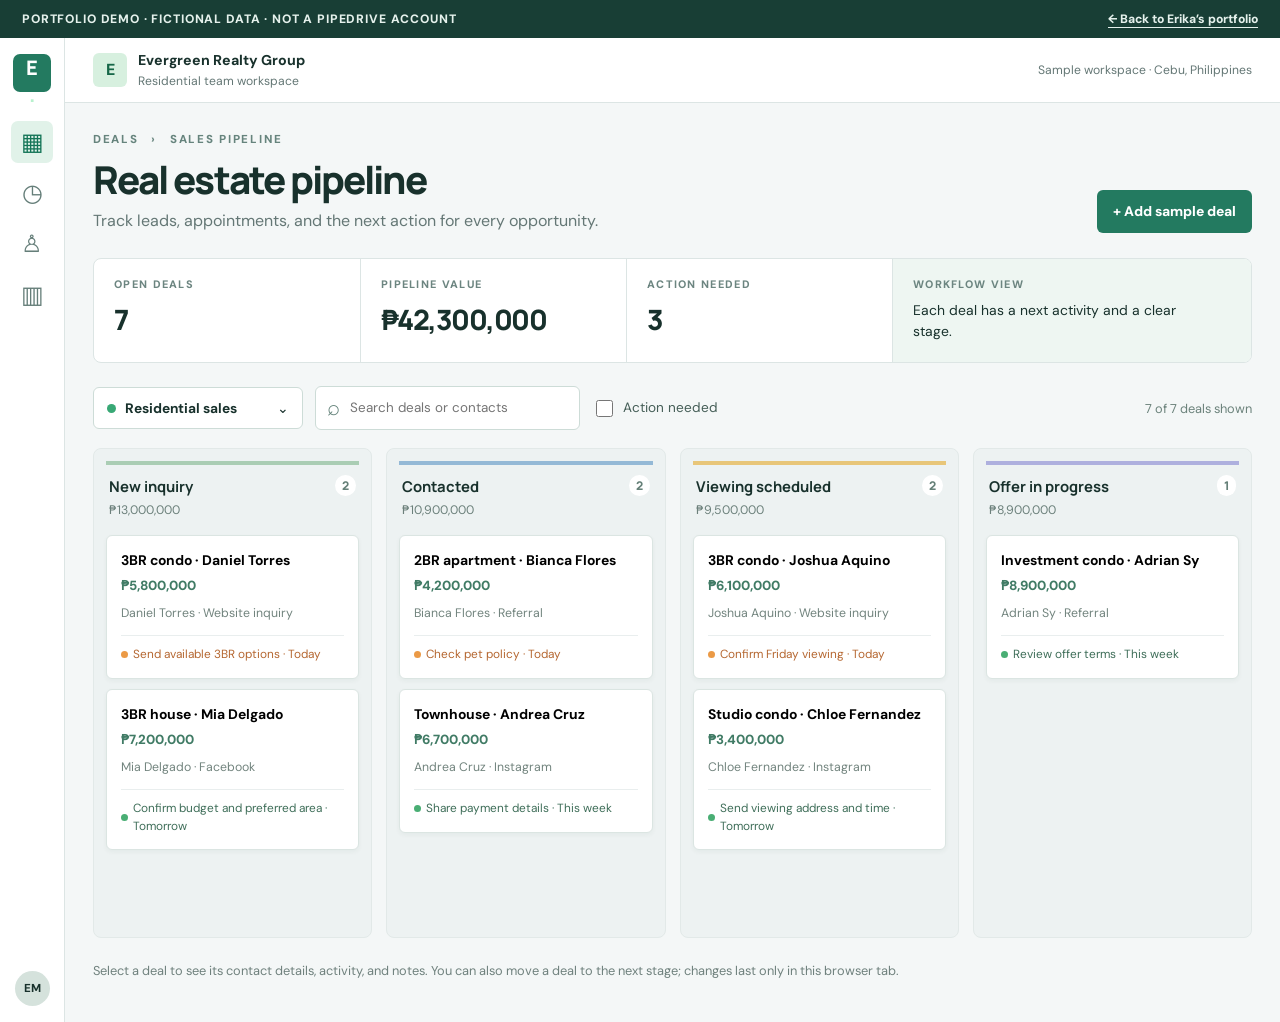
<file: crm-demo.html>
<!doctype html>
<html lang="en">
<head>
  <meta charset="utf-8">
  <meta name="viewport" content="width=device-width, initial-scale=1">
  <meta name="theme-color" content="#173b34">
  <meta name="description" content="Fictional real estate CRM pipeline portfolio demonstration by Princess Erika Mahinay.">
  <title>Real Estate CRM Demo | Princess Erika Mahinay</title>
  <link rel="icon" type="image/svg+xml" href="data:image/svg+xml,%3Csvg xmlns='http://www.w3.org/2000/svg' viewBox='0 0 64 64'%3E%3Crect width='64' height='64' rx='15' fill='%23101b2d'/%3E%3Cpath d='M16 45V19h13c8 0 13 4 13 11s-5 11-13 11h-4v4zm9-19v8h4c3 0 5-1 5-4s-2-4-5-4z' fill='%23d8f47b'/%3E%3C/svg%3E">
  <link rel="preconnect" href="https://fonts.googleapis.com">
  <link rel="preconnect" href="https://fonts.gstatic.com" crossorigin>
  <link href="https://fonts.googleapis.com/css2?family=DM+Sans:wght@400;500;600;700&family=Manrope:wght@500;600;700;800&display=swap" rel="stylesheet">
  <link rel="stylesheet" href="crm-demo.css">
  <script src="crm-demo.js" defer></script>
</head>
<body>
  <div class="demo-banner"><span>PORTFOLIO DEMO · FICTIONAL DATA · NOT A PIPEDRIVE ACCOUNT</span><a href="index.html#samples">← Back to Erika’s portfolio</a></div>
  <div class="app-shell">
    <aside class="side-rail" aria-label="CRM navigation"><div class="rail-brand">E<span>.</span></div><span class="rail-item active" aria-label="Deals" title="Deals">▦</span><span class="rail-item" aria-label="Activities" title="Activities">◷</span><span class="rail-item" aria-label="Contacts" title="Contacts">♙</span><span class="rail-item" aria-label="Reports" title="Reports">▥</span><span class="rail-avatar" aria-hidden="true">EM</span></aside>
    <div class="app-main">
      <header class="app-top"><div class="agency"><span class="agency-mark">E</span><div><strong>Evergreen Realty Group</strong><small>Residential team workspace</small></div></div><span class="top-meta">Sample workspace · Cebu, Philippines</span></header>
      <main class="main-content">
        <div class="page-header"><div><div class="crumb">DEALS <span>›</span> SALES PIPELINE</div><h1>Real estate pipeline</h1><p>Track leads, appointments, and the next action for every opportunity.</p></div><button class="primary-button" id="addDeal" type="button">+ Add sample deal</button></div>
        <div class="summary" aria-label="Pipeline summary"><div><span>OPEN DEALS</span><strong id="dealCount">7</strong></div><div><span>PIPELINE VALUE</span><strong id="pipelineValue">₱0</strong></div><div><span>ACTION NEEDED</span><strong id="actionCount">0</strong></div><div class="summary-note"><span>WORKFLOW VIEW</span><p>Each deal has a next activity and a clear stage.</p></div></div>
        <div class="toolbar"><div class="pipeline-select"><span class="green-dot"></span><strong>Residential sales</strong><span aria-hidden="true">⌄</span></div><label class="search"><span aria-hidden="true">⌕</span><input id="searchDeals" type="search" placeholder="Search deals or contacts" aria-label="Search sample deals"></label><label class="check"><input id="actionOnly" type="checkbox"> Action needed</label><span class="toolbar-count" id="viewCount" aria-live="polite"></span></div>
        <div class="board-scroll"><div class="board" id="board" aria-label="Sales pipeline stages"></div></div>
        <p class="board-tip">Select a deal to see its contact details, activity, and notes. You can also move a deal to the next stage; changes last only in this browser tab.</p>
      </main>
    </div>
  </div>
  <dialog id="dealDialog" class="detail-dialog" aria-labelledby="detailTitle"><div class="dialog-head"><span>DEAL DETAILS</span><button type="button" class="close-button" data-close="dealDialog" aria-label="Close deal details">×</button></div><div class="dialog-content" id="detailContent"></div></dialog>
  <dialog id="addDialog" class="add-dialog" aria-labelledby="addTitle"><form id="addForm"><div class="dialog-head"><h2 id="addTitle">Add a sample deal</h2><button type="button" class="close-button" data-close="addDialog" aria-label="Close form">×</button></div><div class="form-body"><p>This only changes your local demo view.</p><label>Contact name<input name="name" required maxlength="50" placeholder="e.g. Alex Rivera"></label><label>Property interest<input name="property" required maxlength="65" placeholder="e.g. 2BR condo"></label><label>Estimated value (PHP)<input name="value" required type="number" min="0" max="1000000000" step="1000" placeholder="5000000"></label><label>Next activity<input name="next" required maxlength="90" placeholder="e.g. Send property options"></label><label>Lead source<select name="source"><option>Website inquiry</option><option>Referral</option><option>Facebook</option><option>Instagram</option></select></label><button type="submit" class="primary-button">Add to New inquiry</button></div></form></dialog>
</body>
</html>
</file>
<file: crm-demo.css>
:root{--ink:#18312c;--green:#237a60;--line:#dce5e4;--muted:#647775;--bg:#f4f7f7}*{box-sizing:border-box}body{margin:0;background:var(--bg);color:var(--ink);font:400 1rem/1.5 "DM Sans",Arial,sans-serif}button,input,select{font:inherit}button{cursor:pointer}a{color:inherit}button:focus-visible,a:focus-visible,input:focus-visible,select:focus-visible{outline:3px solid #50a883;outline-offset:3px}.demo-banner{display:flex;align-items:center;justify-content:space-between;gap:18px;background:#183e35;color:#e5f1ec;padding:10px 22px;font-size:.76rem;letter-spacing:.07em;font-weight:800}.demo-banner a{text-decoration:underline;text-underline-offset:4px;letter-spacing:0;white-space:nowrap}.app-shell{display:grid;grid-template-columns:65px minmax(0,1fr);min-height:calc(100vh - 43px)}.side-rail{background:#fff;border-right:1px solid var(--line);display:flex;align-items:center;flex-direction:column;gap:9px;padding:16px 10px}.rail-brand{background:#237a60;color:#fff;font:800 1.25rem Manrope,Arial,sans-serif;width:38px;height:38px;border-radius:7px;display:grid;place-items:center;margin-bottom:20px}.rail-brand span{color:#b7f1cd}.rail-item{display:grid;place-items:center;width:42px;height:42px;border-radius:7px;color:#657e79;font-size:1.5rem;line-height:1}.rail-item.active{background:#e1f2e9;color:#147557}.rail-avatar{margin-top:auto;background:#d5e2dc;border-radius:50%;font-size:.72rem;font-weight:800;width:35px;height:35px;display:grid;place-items:center}.app-main{min-width:0}.app-top{display:flex;align-items:center;justify-content:space-between;gap:15px;padding:12px 28px;background:white;border-bottom:1px solid var(--line)}.agency{display:flex;align-items:center;gap:11px}.agency-mark{background:#d7f0df;color:#166748;width:34px;height:34px;display:grid;place-items:center;border-radius:6px;font-weight:800}.agency strong,.agency small{display:block}.agency strong{font-size:.89rem}.agency small,.top-meta{font-size:.76rem;color:var(--muted)}.main-content{padding:28px;max-width:1720px;margin:auto}.page-header{display:flex;align-items:end;justify-content:space-between;gap:20px;margin-bottom:25px}.crumb{font-size:.72rem;letter-spacing:.15em;color:#66847d;font-weight:800}.crumb span{padding:0 8px}.page-header h1{font:800 clamp(1.8rem,3vw,2.55rem)/1.2 Manrope,Arial,sans-serif;letter-spacing:-.05em;margin:9px 0 6px}.page-header p{margin:0;color:var(--muted)}.primary-button{border:0;border-radius:6px;background:#237a60;color:white;padding:11px 16px;font-size:.87rem;font-weight:800;white-space:nowrap;transition:background .2s,transform .2s}.primary-button:hover{background:#1a644e;transform:translateY(-2px)}.summary{display:grid;grid-template-columns:repeat(3,minmax(130px,1fr)) 1.35fr;border:1px solid var(--line);border-radius:8px;background:white;overflow:hidden;margin-bottom:23px}.summary>div{padding:17px 20px;min-height:103px}.summary>div+div{border-left:1px solid var(--line)}.summary span{display:block;font-size:.68rem;font-weight:800;letter-spacing:.12em;color:#6c8580;margin-bottom:8px}.summary strong{font:800 1.75rem Manrope,Arial,sans-serif;letter-spacing:-.055em}.summary-note{background:#eef6f2}.summary-note p{font-size:.87rem;margin:0;max-width:270px}.toolbar{display:flex;align-items:center;flex-wrap:wrap;gap:12px;margin-bottom:18px}.pipeline-select{display:flex;align-items:center;gap:9px;border:1px solid #cddcd7;border-radius:6px;background:white;padding:10px 13px;font-size:.86rem;min-width:210px}.pipeline-select>span:last-child{margin-left:auto}.green-dot{width:9px;height:9px;border-radius:50%;background:#38a875}.search{display:flex;align-items:center;gap:8px;border:1px solid #cddcd7;border-radius:6px;background:white;padding:0 11px;color:#618178}.search span{font-size:1.4rem;line-height:1}.search input{border:0;outline:0;min-height:42px;width:220px;background:transparent;font-size:.84rem}.check{display:flex;align-items:center;gap:7px;font-size:.85rem;color:#455e57;white-space:nowrap}.check input{accent-color:#237a60;width:17px;height:17px}.toolbar-count{margin-left:auto;color:#6b827b;font-size:.8rem}.board-scroll{overflow-x:auto;padding-bottom:9px}.board{display:grid;grid-template-columns:repeat(4,minmax(245px,1fr));gap:14px;min-width:1030px}.stage{background:#edf2f2;border:1px solid #e2e9e8;border-radius:8px;min-height:490px;padding:12px}.stage-head{border-top:4px solid #aacdb4;padding:10px 3px 15px}.stage:nth-child(2) .stage-head{border-color:#94b9d6}.stage:nth-child(3) .stage-head{border-color:#e8c679}.stage:nth-child(4) .stage-head{border-color:#aeb0de}.stage-title{display:flex;justify-content:space-between;align-items:center;gap:10px;font:800 .93rem Manrope,Arial,sans-serif}.stage-title span{font-size:.75rem;color:#658078;background:white;padding:2px 7px;border-radius:20px}.stage-value{display:block;color:#6c807b;font-size:.77rem;margin-top:5px}.deal-card{display:block;width:100%;text-align:left;border:1px solid #dbe5e2;border-radius:6px;background:#fff;margin-bottom:10px;padding:14px;box-shadow:0 2px 5px #1639300c;transition:transform .2s,box-shadow .2s,border-color .2s}.deal-card:hover{transform:translateY(-3px);box-shadow:0 7px 18px #17393020;border-color:#9bcbbb}.deal-card strong{display:block;font-size:.87rem;margin-bottom:5px}.deal-card .value{display:block;color:#407b65;font-weight:800;font-size:.83rem}.deal-card .person{display:block;color:#72847e;font-size:.77rem;margin:9px 0 12px}.activity{border-top:1px solid #e9eeee;padding-top:10px;color:#3f6e59;font-size:.74rem;display:flex;align-items:center;gap:5px}.activity .act-dot{width:7px;height:7px;border-radius:50%;background:#49ae74;flex:none}.activity.urgent{color:#b56731}.activity.urgent .act-dot{background:#eb9a46}.empty{padding:18px;color:#78908a;font-size:.82rem;border:1px dashed #c7d9d3;border-radius:6px}.board-tip{color:#6f817d;font-size:.8rem;margin:14px 0}
dialog{border:0;border-radius:11px;box-shadow:0 28px 75px #122f2a55;padding:0;color:var(--ink);max-height:min(85vh,900px)}dialog::backdrop{background:#10272180}.detail-dialog{width:min(480px,calc(100vw - 30px));margin:auto 0 auto auto;min-height:60vh}.add-dialog{width:min(480px,calc(100vw - 30px))}.dialog-head{display:flex;align-items:center;justify-content:space-between;border-bottom:1px solid var(--line);padding:16px 22px;color:#628078;font-size:.72rem;letter-spacing:.13em;font-weight:800}.dialog-head h2{font:800 1.3rem Manrope,Arial,sans-serif;letter-spacing:-.04em;color:var(--ink);margin:0}.close-button{background:none;border:0;color:#5e7771;font-size:1.55rem;line-height:1}.dialog-content,.form-body{padding:23px}.detail-title{font:800 1.65rem/1.2 Manrope,Arial,sans-serif;letter-spacing:-.04em;margin:0 0 6px}.detail-value{font-weight:800;color:#268263;font-size:1.12rem}.detail-stage{display:inline-block;background:#e3f2eb;color:#276b52;border-radius:5px;padding:5px 9px;font-size:.77rem;font-weight:800;margin:16px 0}.detail-section{border-top:1px solid var(--line);padding:17px 0}.detail-section h3{font-size:.75rem;letter-spacing:.12em;color:#698078;margin:0 0 11px}.detail-row{display:grid;grid-template-columns:120px 1fr;gap:10px;padding:6px 0;font-size:.87rem}.detail-row span:first-child{color:#6c817b}.detail-notes{font-size:.9rem;margin:0}.detail-actions{display:flex;justify-content:space-between;align-items:center;gap:10px;border-top:1px solid var(--line);padding-top:18px}.secondary-button{background:#fff;color:#296d55;border:1px solid #9dcdb4;border-radius:6px;padding:10px 12px;font-size:.84rem;font-weight:800}.form-body>p{color:var(--muted);font-size:.85rem;margin-top:0}.form-body label{display:block;font-size:.82rem;font-weight:800;margin:14px 0}.form-body input,.form-body select{display:block;width:100%;border:1px solid #cadad4;border-radius:6px;padding:10px 12px;margin-top:5px;color:var(--ink);background:white}.form-body .primary-button{width:100%;margin-top:15px}
@media(max-width:720px){.demo-banner{font-size:.64rem;padding:9px 12px}.app-shell{grid-template-columns:1fr}.side-rail{display:none}.app-top{padding:11px 16px}.top-meta{display:none}.main-content{padding:22px 16px}.page-header{align-items:start;flex-direction:column}.summary{grid-template-columns:repeat(2,1fr)}.summary>div:nth-child(3){border-left:0;border-top:1px solid var(--line)}.summary>div:nth-child(4){border-top:1px solid var(--line)}.toolbar-count{margin-left:0}.search{flex:1}.search input{width:100%}.detail-dialog{margin:auto}}
@media(prefers-reduced-motion:reduce){*,*::before,*::after{scroll-behavior:auto!important;transition:none!important}}
</file>
